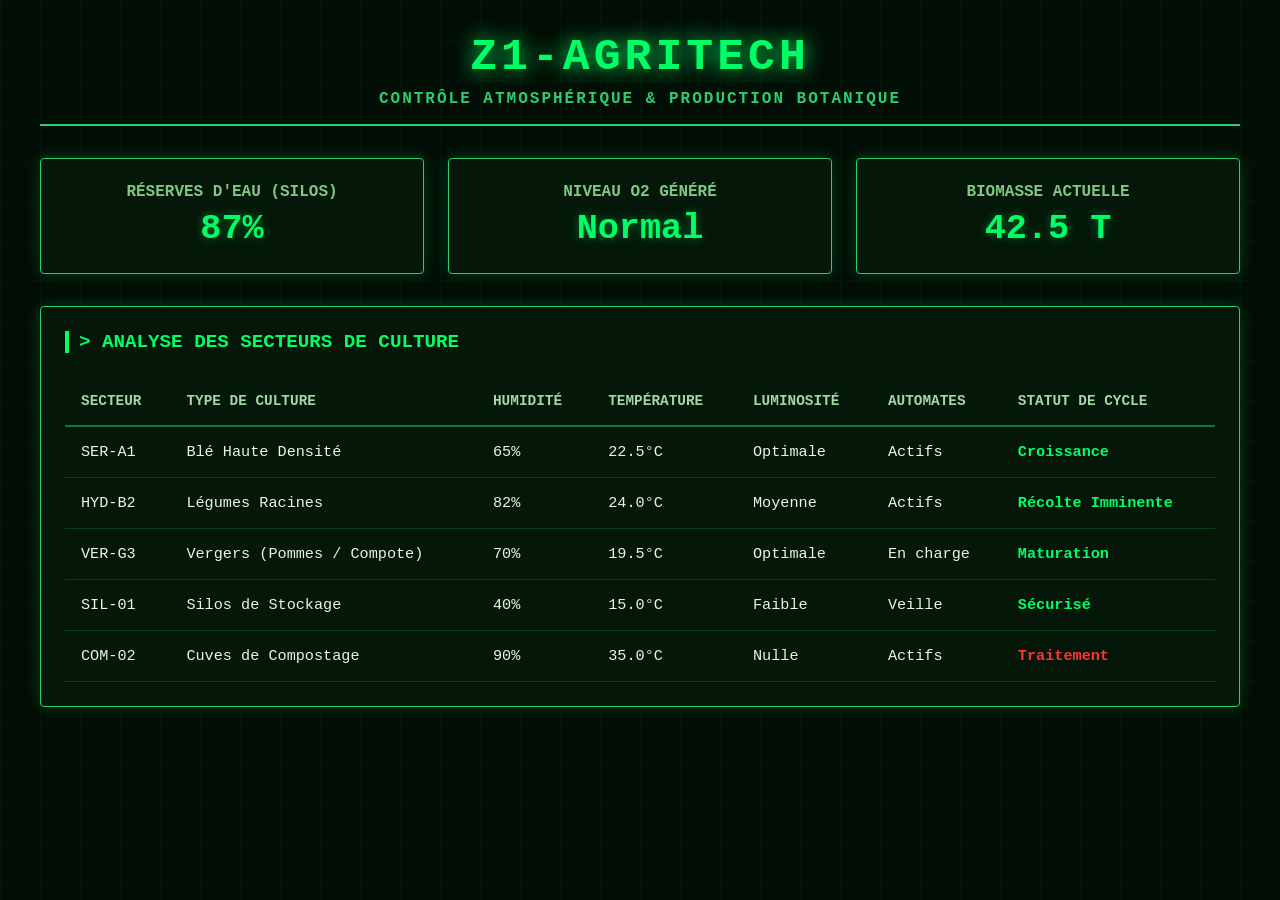
<file: var/lib/lxc/Z1-AgriTech/html/index.html>
<!DOCTYPE html>
<html lang="fr">
<head>
    <meta charset="UTF-8">
    <meta name="viewport" content="width=device-width, initial-scale=1.0">
    <title>Securitech | Z1-AgriTech</title>
    <style>
        :root {
            --bg-color: #030e06;
            --panel-bg: rgba(5, 25, 10, 0.85);
            --agri-green: #2ecc71;
            --agri-bright: #00ff66;
            --alert-red: #ff3333;
            --text-main: #e8f5e9;
            --border-glow: 0 0 15px rgba(0, 255, 102, 0.2);
        }

        * { box-sizing: border-box; margin: 0; padding: 0; }

        body {
            background-color: var(--bg-color);
            background-image: 
                linear-gradient(rgba(0, 255, 102, 0.03) 1px, transparent 1px),
                linear-gradient(90deg, rgba(0, 255, 102, 0.03) 1px, transparent 1px);
            background-size: 40px 40px;
            color: var(--text-main);
            font-family: 'Courier New', Courier, monospace;
            padding: 2rem;
            display: flex;
            flex-direction: column;
            align-items: center;
            min-height: 100vh;
        }

        .header {
            text-align: center;
            margin-bottom: 2rem;
            width: 100%;
            max-width: 1200px;
            border-bottom: 2px solid var(--agri-green);
            padding-bottom: 1rem;
            position: relative;
        }

        .header h1 {
            font-size: 2.8rem;
            color: var(--agri-bright);
            text-shadow: 0 0 20px var(--agri-bright);
            letter-spacing: 4px;
            text-transform: uppercase;
        }

        .header p {
            color: var(--agri-green);
            font-weight: bold;
            letter-spacing: 2px;
            margin-top: 0.5rem;
        }

        .stats-grid {
            display: grid;
            grid-template-columns: repeat(3, 1fr);
            gap: 1.5rem;
            width: 100%;
            max-width: 1200px;
            margin-bottom: 2rem;
        }

        .stat-box {
            background: var(--panel-bg);
            border: 1px solid var(--agri-green);
            padding: 1.5rem;
            text-align: center;
            border-radius: 4px;
            box-shadow: var(--border-glow);
        }

        .stat-box h3 {
            color: #81c784;
            font-size: 1rem;
            text-transform: uppercase;
            margin-bottom: 0.5rem;
        }

        .stat-box .value {
            font-size: 2.2rem;
            color: var(--agri-bright);
            font-weight: bold;
            text-shadow: 0 0 10px rgba(0, 255, 102, 0.4);
        }

        .panel {
            background: var(--panel-bg);
            border: 1px solid var(--agri-green);
            box-shadow: var(--border-glow);
            padding: 1.5rem;
            border-radius: 4px;
            width: 100%;
            max-width: 1200px;
        }

        .panel h2 {
            font-size: 1.2rem;
            color: var(--agri-bright);
            margin-bottom: 1.5rem;
            text-transform: uppercase;
            border-left: 4px solid var(--agri-bright);
            padding-left: 10px;
        }

        table {
            width: 100%;
            border-collapse: collapse;
            text-align: left;
        }

        th {
            color: #a5d6a7;
            padding: 1rem;
            border-bottom: 2px solid rgba(46, 204, 113, 0.5);
            text-transform: uppercase;
            font-size: 0.9rem;
        }

        td {
            padding: 1rem;
            border-bottom: 1px solid rgba(46, 204, 113, 0.2);
            font-size: 0.95rem;
        }

        tr:hover td {
            background: rgba(0, 255, 102, 0.05);
        }

        .status-ok { color: var(--agri-bright); font-weight: bold; }
        .status-warn { color: #f39c12; font-weight: bold; }
        .status-danger { color: var(--alert-red); font-weight: bold; animation: blink 2s infinite; }

        @keyframes blink {
            0%, 100% { opacity: 1; }
            50% { opacity: 0.5; }
        }
    </style>
</head>
<body>

    <div class="header">
        <h1>Z1-AgriTech</h1>
        <p>CONTRÔLE ATMOSPHÉRIQUE & PRODUCTION BOTANIQUE</p>
    </div>

    <div class="stats-grid">
        <div class="stat-box">
            <h3>Réserves d'Eau (Silos)</h3>
            <div class="value">87%</div>
        </div>
        <div class="stat-box">
            <h3>Niveau O2 Généré</h3>
            <div class="value">Normal</div>
        </div>
        <div class="stat-box">
            <h3>Biomasse Actuelle</h3>
            <div class="value">42.5 T</div>
        </div>
    </div>

    <div class="panel">
        <h2>> Analyse des Secteurs de Culture</h2>
        <table>
            <thead>
                <tr>
                    <th>Secteur</th>
                    <th>Type de Culture</th>
                    <th>Humidité</th>
                    <th>Température</th>
                    <th>Luminosité</th>
                    <th>Automates</th>
                    <th>Statut de Cycle</th>
                </tr>
            </thead>
            <tbody id="agri-table-body">
                <tr><td colspan="7" style="text-align:center;">Relevé des capteurs environnementaux en cours...</td></tr>
            </tbody>
        </table>
    </div>

    <script>
        function getStatusClass(status, temp) {
            const s = status.toLowerCase();
            const t = parseFloat(temp);
            if (s.includes('alerte') || t > 30 && !s.includes('compostage')) return 'status-danger';
            if (s.includes('attente') || s.includes('veille')) return 'status-warn';
            return 'status-ok';
        }

        fetch('agritech_data.csv')
            .then(response => {
                if (!response.ok) throw new Error("Capteurs hors-ligne (Fichier introuvable).");
                return response.text();
            })
            .then(data => {
                const rows = data.split('\n').filter(row => row.trim() !== '');
                const tbody = document.getElementById('agri-table-body');
                tbody.innerHTML = ''; 

                for (let i = 1; i < rows.length; i++) {
                    const columns = rows[i].split(',');
                    
                    if (columns.length === 7) {
                        const tr = document.createElement('tr');
                        
                        columns.forEach((col, index) => {
                            const td = document.createElement('td');
                            td.textContent = col.trim();
                            
                            // Colorisation dynamique basée sur le statut (col 6) et la température (col 3)
                            if (index === 6) {
                                td.className = getStatusClass(col.trim(), columns[3]);
                            }
                            tr.appendChild(td);
                        });
                        
                        tbody.appendChild(tr);
                    }
                }
            })
            .catch(error => {
                document.getElementById('agri-table-body').innerHTML = `<tr><td colspan="7" style="color:#ff3333; text-align:center;">Défaut Sonde : ${error.message}</td></tr>`;
            });
    </script>
</body>
</html>
</file>
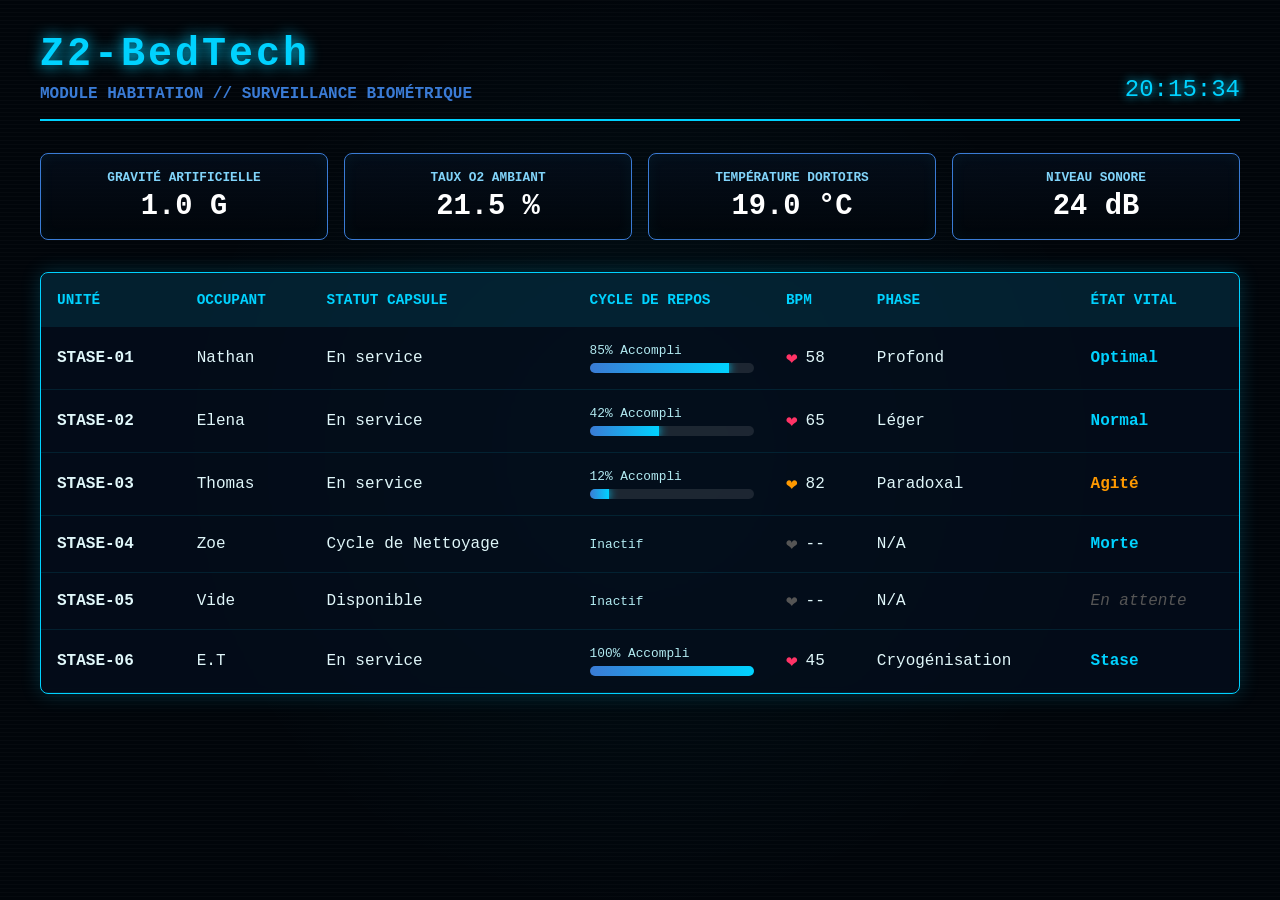
<file: var/lib/lxc/Z2-BedTech/html/index.html>
<!DOCTYPE html>
<html lang="fr">
<head>
    <meta charset="UTF-8">
    <meta name="viewport" content="width=device-width, initial-scale=1.0">
    <title>Securitech | Z2-BedTech</title>
    <style>
        :root {
            --bg-color: #01050a;
            --panel-bg: rgba(5, 15, 30, 0.7);
            --bed-blue: #00d2ff;
            --bed-dark: #3a7bd5;
            --alert-orange: #ff9900;
            --text-main: #e0f7fa;
            --border-glow: 0 0 20px rgba(0, 210, 255, 0.2);
        }

        * { box-sizing: border-box; margin: 0; padding: 0; }

        body {
            background-color: var(--bg-color);
            background-image: 
                radial-gradient(circle at 50% 50%, rgba(0, 210, 255, 0.05) 0%, transparent 60%),
                linear-gradient(rgba(255,255,255,0.02) 1px, transparent 1px);
            background-size: 100% 100%, 100% 4px;
            color: var(--text-main);
            font-family: 'Courier New', Courier, monospace;
            padding: 2rem;
            display: flex;
            flex-direction: column;
            align-items: center;
            min-height: 100vh;
        }

        .header {
            display: flex;
            justify-content: space-between;
            align-items: flex-end;
            width: 100%;
            max-width: 1200px;
            border-bottom: 2px solid var(--bed-blue);
            padding-bottom: 1rem;
            margin-bottom: 2rem;
        }

        .header-title h1 {
            font-size: 2.5rem;
            color: var(--bed-blue);
            text-shadow: 0 0 15px var(--bed-blue);
            letter-spacing: 3px;
        }

        .header-title p {
            color: var(--bed-dark);
            font-weight: bold;
            margin-top: 0.5rem;
        }

        .clock {
            font-size: 1.5rem;
            color: var(--bed-blue);
            text-align: right;
            text-shadow: 0 0 10px var(--bed-blue);
        }

        .env-stats {
            display: flex;
            gap: 1rem;
            width: 100%;
            max-width: 1200px;
            margin-bottom: 2rem;
        }

        .env-card {
            flex: 1;
            background: linear-gradient(180deg, var(--panel-bg) 0%, rgba(1,5,10,0.9) 100%);
            border: 1px solid var(--bed-dark);
            padding: 1rem;
            border-radius: 8px;
            text-align: center;
            box-shadow: inset 0 0 15px rgba(0, 210, 255, 0.05);
        }

        .env-card h3 { font-size: 0.8rem; color: #81d4fa; text-transform: uppercase; margin-bottom: 5px; }
        .env-card .val { font-size: 1.8rem; font-weight: bold; color: white; }

        .panel {
            background: var(--panel-bg);
            border: 1px solid var(--bed-blue);
            box-shadow: var(--border-glow);
            border-radius: 8px;
            width: 100%;
            max-width: 1200px;
            overflow: hidden;
            backdrop-filter: blur(5px);
        }

        table { width: 100%; border-collapse: collapse; text-align: left; }
        
        th {
            background: rgba(0, 210, 255, 0.1);
            color: var(--bed-blue);
            padding: 1.2rem 1rem;
            font-size: 0.9rem;
            text-transform: uppercase;
        }

        td {
            padding: 1rem;
            border-bottom: 1px solid rgba(0, 210, 255, 0.1);
            vertical-align: middle;
        }

        tr:hover td { background: rgba(0, 210, 255, 0.05); }

        /* --- Éléments avancés --- */
        
        /* Barre de progression du sommeil */
        .progress-container {
            width: 100%;
            background: rgba(255, 255, 255, 0.1);
            border-radius: 10px;
            height: 10px;
            overflow: hidden;
            position: relative;
            margin-top: 5px;
        }

        .progress-bar {
            height: 100%;
            background: linear-gradient(90deg, var(--bed-dark), var(--bed-blue));
            box-shadow: 0 0 10px var(--bed-blue);
            transition: width 1s ease-in-out;
        }
        
        .progress-text { font-size: 0.8rem; color: #b2ebf2; }

        /* Animation du rythme cardiaque */
        .bpm-container {
            display: flex;
            align-items: center;
            gap: 8px;
        }

        .heart {
            color: #ff3366;
            font-size: 1.2rem;
            animation: heartbeat 1.5s infinite;
        }

        .heart.agite { animation: heartbeat 0.8s infinite; color: var(--alert-orange); }
        .heart.flat { animation: none; color: #555; }

        @keyframes heartbeat {
            0% { transform: scale(1); }
            20% { transform: scale(1.2); }
            40% { transform: scale(1); }
            60% { transform: scale(1.1); }
            80% { transform: scale(1); }
            100% { transform: scale(1); }
        }

        .status-optimal { color: var(--bed-blue); font-weight: bold; }
        .status-agite { color: var(--alert-orange); font-weight: bold; }
        .status-offline { color: #555; font-style: italic; }
    </style>
</head>
<body>

    <div class="header">
        <div class="header-title">
            <h1>Z2-BedTech</h1>
            <p>MODULE HABITATION // SURVEILLANCE BIOMÉTRIQUE</p>
        </div>
        <div class="clock" id="ship-clock">00:00:00</div>
    </div>

    <div class="env-stats">
        <div class="env-card">
            <h3>Gravité Artificielle</h3>
            <div class="val">1.0 G</div>
        </div>
        <div class="env-card">
            <h3>Taux O2 Ambiant</h3>
            <div class="val">21.5 %</div>
        </div>
        <div class="env-card">
            <h3>Température Dortoirs</h3>
            <div class="val">19.0 °C</div>
        </div>
        <div class="env-card">
            <h3>Niveau Sonore</h3>
            <div class="val">24 dB</div>
        </div>
    </div>

    <div class="panel">
        <table>
            <thead>
                <tr>
                    <th>Unité</th>
                    <th>Occupant</th>
                    <th>Statut Capsule</th>
                    <th>Cycle de Repos</th>
                    <th>BPM</th>
                    <th>Phase</th>
                    <th>État Vital</th>
                </tr>
            </thead>
            <tbody id="bed-table-body">
                <tr><td colspan="7" style="text-align:center;">Initialisation des capteurs de stase...</td></tr>
            </tbody>
        </table>
    </div>

    <script>
        // Horloge du vaisseau
        function updateClock() {
            const now = new Date();
            document.getElementById('ship-clock').textContent = now.toLocaleTimeString('fr-FR');
        }
        setInterval(updateClock, 1000);
        updateClock();

        // Récupération et formatage des données
        fetch('bedtech_data.csv')
            .then(response => {
                if (!response.ok) throw new Error("Impossible de lire les données de stase.");
                return response.text();
            })
            .then(data => {
                const rows = data.split('\n').filter(row => row.trim() !== '');
                const tbody = document.getElementById('bed-table-body');
                tbody.innerHTML = ''; 

                for (let i = 1; i < rows.length; i++) {
                    const cols = rows[i].split(',');
                    
                    if (cols.length === 7) {
                        const tr = document.createElement('tr');
                        
                        // ID, Occupant, Statut
                        tr.innerHTML += `<td><strong>${cols[0]}</strong></td>`;
                        tr.innerHTML += `<td>${cols[1]}</td>`;
                        tr.innerHTML += `<td>${cols[2]}</td>`;
                        
                        // Cycle de repos (Barre de progression visuelle)
                        const cycle = parseInt(cols[3]) || 0;
                        const cycleHTML = cols[3] === '0' && cols[2] !== 'En service' ? 
                            `<span class="progress-text">Inactif</span>` :
                            `<div class="progress-text">${cycle}% Accompli</div>
                             <div class="progress-container">
                                <div class="progress-bar" style="width: ${cycle}%;"></div>
                             </div>`;
                        tr.innerHTML += `<td>${cycleHTML}</td>`;

                        // Rythme cardiaque (Animation dynamique)
                        const bpm = parseInt(cols[4]) || 0;
                        let heartClass = 'heart';
                        if (bpm === 0) heartClass += ' flat';
                        if (cols[6].trim().toLowerCase() === 'agité') heartClass += ' agite';
                        
                        const bpmDisplay = bpm > 0 ? `${bpm}` : '--';
                        tr.innerHTML += `<td>
                                            <div class="bpm-container">
                                                <span class="${heartClass}">❤</span> 
                                                <span>${bpmDisplay}</span>
                                            </div>
                                         </td>`;
                        
                        // Phase
                        tr.innerHTML += `<td>${cols[5]}</td>`;
                        
                        // État Vital
                        const etat = cols[6].trim().toLowerCase();
                        let etatClass = 'status-optimal';
                        if (etat === 'agité') etatClass = 'status-agite';
                        if (etat.includes('ligne') || etat.includes('attente')) etatClass = 'status-offline';
                        tr.innerHTML += `<td class="${etatClass}">${cols[6]}</td>`;

                        tbody.appendChild(tr);
                    }
                }
            })
            .catch(error => {
                document.getElementById('bed-table-body').innerHTML = `<tr><td colspan="7" style="color:#ff9900; text-align:center;">Défaut de liaison CSV : ${error.message}</td></tr>`;
            });
    </script>
</body>
</html>
</file>
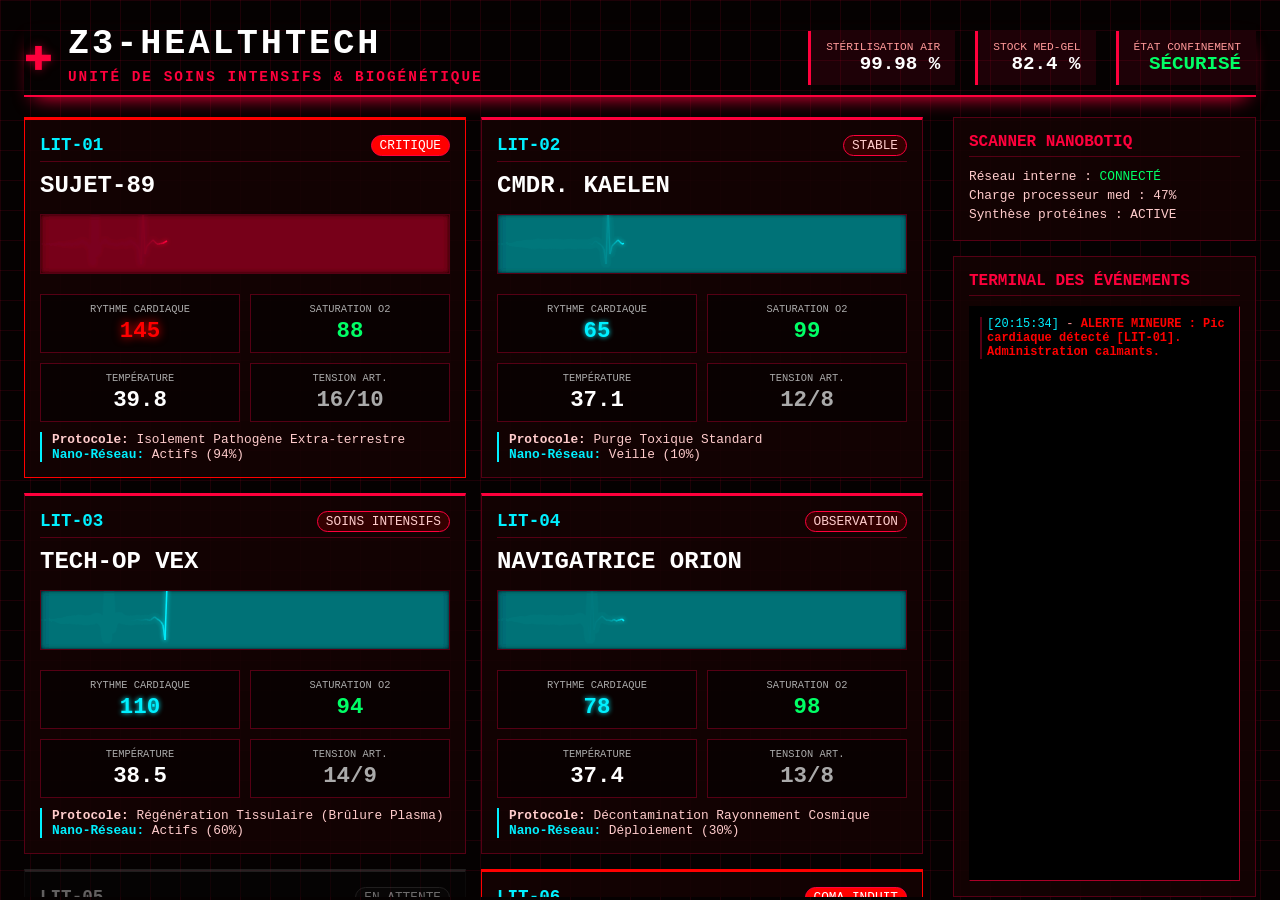
<file: var/lib/lxc/Z3-HealthTech/html/index.html>
<!DOCTYPE html>
<html lang="fr">
<head>
    <meta charset="UTF-8">
    <meta name="viewport" content="width=device-width, initial-scale=1.0">
    <title>Z3-HealthTech | Terminal Médical Principal</title>
    <style>
        :root {
            --bg-base: #050101;
            --panel-bg: rgba(20, 3, 3, 0.85);
            --border-main: #ff003c;
            --border-dim: #550014;
            --text-main: #ffcccc;
            --text-bright: #ffffff;
            --cyan-med: #00f0ff;
            --alert-red: #ff0000;
            --neon-glow: 0 0 10px rgba(255, 0, 60, 0.5);
            --grid-line: rgba(255, 0, 60, 0.1);
        }

        * { box-sizing: border-box; margin: 0; padding: 0; }

        body {
            background-color: var(--bg-base);
            background-image: 
                linear-gradient(var(--grid-line) 1px, transparent 1px),
                linear-gradient(90deg, var(--grid-line) 1px, transparent 1px);
            background-size: 30px 30px;
            color: var(--text-main);
            font-family: 'Consolas', 'Courier New', monospace;
            padding: 1.5rem;
            display: flex;
            flex-direction: column;
            height: 100vh;
            overflow: hidden;
        }

        /* En-tête globale */
        header {
            display: flex;
            justify-content: space-between;
            align-items: flex-end;
            border-bottom: 2px solid var(--border-main);
            padding-bottom: 10px;
            margin-bottom: 20px;
            box-shadow: 0 10px 20px -10px var(--border-main);
        }

        .logo-area { display: flex; align-items: center; gap: 15px; }
        .cross { font-size: 3rem; color: var(--border-main); text-shadow: var(--neon-glow); animation: heartbeat-logo 2s infinite; }
        .title h1 { color: var(--text-bright); font-size: 2.2rem; letter-spacing: 3px; text-transform: uppercase; margin-bottom: 5px; }
        .title p { color: var(--border-main); font-size: 0.9rem; font-weight: bold; letter-spacing: 2px; }
        
        .global-stats { display: flex; gap: 20px; text-align: right; }
        .stat-item { background: rgba(255, 0, 60, 0.1); padding: 10px 15px; border-left: 3px solid var(--border-main); }
        .stat-item span { display: block; font-size: 0.7rem; color: #ff9999; text-transform: uppercase; }
        .stat-item strong { font-size: 1.2rem; color: var(--text-bright); }

        /* Layout principal */
        .main-container {
            display: grid;
            grid-template-columns: 3fr 1fr;
            gap: 20px;
            height: calc(100vh - 120px);
        }

        /* Grille des patients */
        .patients-grid {
            display: grid;
            grid-template-columns: repeat(auto-fit, minmax(350px, 1fr));
            gap: 15px;
            overflow-y: auto;
            padding-right: 10px;
        }

        /* Pod individuel */
        .pod-card {
            background: var(--panel-bg);
            border: 1px solid var(--border-dim);
            border-top: 3px solid var(--border-main);
            position: relative;
            padding: 15px;
            display: flex;
            flex-direction: column;
            gap: 10px;
            transition: all 0.3s ease;
        }

        .pod-card:hover { border-color: var(--border-main); box-shadow: var(--neon-glow); }
        
        .pod-header { display: flex; justify-content: space-between; border-bottom: 1px solid var(--border-dim); padding-bottom: 5px; }
        .pod-id { color: var(--cyan-med); font-weight: bold; font-size: 1.1rem; }
        .pod-status { font-size: 0.8rem; padding: 2px 8px; background: #330000; border: 1px solid var(--border-main); border-radius: 12px; }

        .patient-name { font-size: 1.5rem; color: var(--text-bright); text-transform: uppercase; font-weight: bold; }
        
        .vitals-grid { display: grid; grid-template-columns: 1fr 1fr; gap: 10px; margin-top: 5px; }
        .vital-box { background: rgba(0,0,0,0.5); padding: 8px; border: 1px solid var(--border-dim); text-align: center; }
        .vital-label { font-size: 0.65rem; color: #aaa; text-transform: uppercase; display: block; margin-bottom: 3px; }
        .vital-value { font-size: 1.4rem; color: var(--text-bright); font-weight: bold; }
        .vital-value.bpm { color: var(--cyan-med); text-shadow: 0 0 5px var(--cyan-med); }
        .vital-value.oxy { color: #00ff66; }

        /* Conteneur Canvas ECG */
        .ecg-container {
            width: 100%;
            height: 60px;
            background: #000;
            border: 1px solid var(--border-dim);
            position: relative;
            margin: 5px 0;
            overflow: hidden;
        }
        
        canvas.ecg-canvas {
            width: 100%;
            height: 100%;
            display: block;
        }

        .treatment-info { font-size: 0.8rem; border-left: 2px solid var(--cyan-med); padding-left: 10px; margin-top: auto; }

        /* États d'urgence */
        .pod-card.critical { 
            border-color: var(--alert-red); 
            animation: pulse-red 1s infinite alternate; 
        }
        .pod-card.critical .pod-status { background: var(--alert-red); color: white; }
        .pod-card.critical .vital-value.bpm { color: var(--alert-red); text-shadow: 0 0 10px var(--alert-red); }
        .pod-card.empty { opacity: 0.5; filter: grayscale(100%); }

        /* Barre latérale (Logs & Analyse) */
        .sidebar { display: flex; flex-direction: column; gap: 15px; }
        
        .side-panel {
            background: var(--panel-bg);
            border: 1px solid var(--border-dim);
            padding: 15px;
            flex-grow: 1;
            display: flex;
            flex-direction: column;
        }
        .side-panel h3 { color: var(--border-main); font-size: 1rem; margin-bottom: 10px; border-bottom: 1px solid var(--border-dim); padding-bottom: 5px; }
        
        .terminal {
            background: #000; border: 1px inset var(--border-dim);
            padding: 10px; font-size: 0.75rem; color: #ff9999;
            flex-grow: 1; overflow-y: auto; display: flex; flex-direction: column; gap: 5px;
        }
        .log-entry { border-left: 2px solid var(--border-dim); padding-left: 5px; }
        .log-time { color: var(--cyan-med); }
        .log-warn { color: #ffcc00; }
        .log-err { color: var(--alert-red); font-weight: bold; }

        @keyframes heartbeat-logo { 0%, 100% { transform: scale(1); } 50% { transform: scale(1.1); } }
        @keyframes pulse-red { 0% { box-shadow: 0 0 5px rgba(255,0,0,0.2); } 100% { box-shadow: inset 0 0 20px rgba(255,0,0,0.3), 0 0 15px rgba(255,0,0,0.6); } }
        
        ::-webkit-scrollbar { width: 8px; }
        ::-webkit-scrollbar-track { background: var(--bg-base); }
        ::-webkit-scrollbar-thumb { background: var(--border-dim); }
        ::-webkit-scrollbar-thumb:hover { background: var(--border-main); }
    </style>
</head>
<body>

    <header>
        <div class="logo-area">
            <div class="cross">✚</div>
            <div class="title">
                <h1>Z3-HealthTech</h1>
                <p>UNITÉ DE SOINS INTENSIFS & BIOGÉNÉTIQUE</p>
            </div>
        </div>
        <div class="global-stats">
            <div class="stat-item"><span>Stérilisation Air</span><strong>99.98 %</strong></div>
            <div class="stat-item"><span>Stock Med-Gel</span><strong>82.4 %</strong></div>
            <div class="stat-item"><span>État Confinement</span><strong style="color:#00ff66;">SÉCURISÉ</strong></div>
        </div>
    </header>

    <div class="main-container">
        <div class="patients-grid" id="pods-container">
            <div style="grid-column: 1 / -1; text-align: center; padding: 50px;">
                <h2 style="color: var(--cyan-med);">DÉCRYPTAGE DES TRANSMISSIONS BIOMÉTRIQUES...</h2>
            </div>
        </div>

        <div class="sidebar">
            <div class="side-panel" style="flex-grow: 0;">
                <h3>SCANNER NANOBOTIQ</h3>
                <div style="font-size: 0.8rem; line-height: 1.5;">
                    Réseau interne : <span style="color:#00ff66;">CONNECTÉ</span><br>
                    Charge processeur med : 47%<br>
                    Synthèse protéines : ACTIVE
                </div>
            </div>
            
            <div class="side-panel">
                <h3>TERMINAL DES ÉVÉNEMENTS</h3>
                <div class="terminal" id="medical-logs"></div>
            </div>
        </div>
    </div>

    <script>
        // --- CLASSE DE RENDU ECG EN TEMPS RÉEL SUR CANVAS ---
        class ECGMonitor {
            constructor(canvasId, bpmElementId, color) {
                this.canvas = document.getElementById(canvasId);
                this.ctx = this.canvas.getContext('2d');
                this.bpmElement = document.getElementById(bpmElementId);
                this.color = color;
                
                // Ajuster la résolution interne du canvas pour la netteté
                this.canvas.width = this.canvas.clientWidth;
                this.canvas.height = this.canvas.clientHeight;

                this.x = 0;
                this.y = this.canvas.height / 2;
                
                // Tracé d'un pic QRS typique (Onde P, Pic QRS, Onde T)
                this.qrsPattern = [
                    -2, -3, -1, 0, 2,  // Onde P
                    5, 20, -35, 10, 2, // Complexe QRS (le grand pic)
                    0, -2, -4, -2, 0   // Onde T
                ];
                
                this.speed = 2; // Vitesse de balayage
                this.lastBeatTime = Date.now();
                this.isDrawingBeat = false;
                this.beatIndex = 0;

                this.drawLoop = this.drawLoop.bind(this);
                requestAnimationFrame(this.drawLoop);
            }

            drawLoop() {
                // Créer l'effet de traînée "phosphorescente" en ne peignant pas complètement en noir
                this.ctx.fillStyle = 'rgba(5, 1, 1, 0.1)';
                this.ctx.fillRect(0, 0, this.canvas.width, this.canvas.height);

                let currentBPM = parseInt(this.bpmElement.innerText) || 0;
                let beatInterval = currentBPM > 0 ? (60 / currentBPM) * 1000 : Infinity;
                
                this.ctx.beginPath();
                this.ctx.moveTo(this.x, this.y);

                this.x += this.speed;

                // Si on arrive au bout de l'écran, on recommence à gauche
                if (this.x >= this.canvas.width) {
                    this.x = 0;
                    // Dessine une barre noire propre pour effacer l'ancienne ligne devant le curseur
                    this.ctx.fillStyle = '#000';
                    this.ctx.fillRect(this.x, 0, 10, this.canvas.height);
                }

                // Déclencher un battement si le délai est écoulé
                if (currentBPM > 0 && !this.isDrawingBeat && (Date.now() - this.lastBeatTime) > beatInterval) {
                    this.isDrawingBeat = true;
                    this.beatIndex = 0;
                    this.lastBeatTime = Date.now();
                }

                let targetY = this.canvas.height / 2;

                // Dessiner le pic QRS
                if (this.isDrawingBeat) {
                    targetY += this.qrsPattern[this.beatIndex];
                    this.beatIndex++;
                    if (this.beatIndex >= this.qrsPattern.length) {
                        this.isDrawingBeat = false;
                    }
                } else if (currentBPM > 0) {
                    // Léger bruit de fond pour un effet de capteur organique
                    targetY += (Math.random() - 0.5) * 2;
                } // Si BPM = 0, on garde la ligne parfaitement droite au centre

                this.y = targetY;
                
                // Style de la ligne
                this.ctx.lineTo(this.x, this.y);
                this.ctx.strokeStyle = this.color;
                this.ctx.lineWidth = 1.5;
                this.ctx.shadowBlur = 4;
                this.ctx.shadowColor = this.color;
                this.ctx.stroke();

                requestAnimationFrame(this.drawLoop);
            }
        }

        // --- GÉNÉRATION DU HTML ---
        function buildPodHTML(patient) {
            const isEmpty = patient.patient.toLowerCase() === 'vide';
            const isCritical = parseInt(patient.gravite) >= 4 || patient.statut.toLowerCase() === 'critique';
            
            let classes = 'pod-card';
            if (isEmpty) classes += ' empty';
            if (isCritical) classes += ' critical';

            const bpmDisplay = isEmpty ? '00' : `<span class="dyn-bpm" id="bpm-${patient.id}" data-base="${patient.bpm}">${patient.bpm}</span>`;
            const spo2Display = isEmpty ? '00' : `<span class="dyn-spo2" data-base="${patient.spo2}">${patient.spo2}</span>`;
            const tempDisplay = isEmpty ? '00.0' : `<span class="dyn-temp" data-base="${patient.temp}">${patient.temp}</span>`;

            return `
                <div class="${classes}">
                    <div class="pod-header">
                        <span class="pod-id">${patient.id}</span>
                        <span class="pod-status">${patient.statut}</span>
                    </div>
                    <div class="patient-name">${patient.patient}</div>
                    
                    <div class="ecg-container">
                        <canvas class="ecg-canvas" id="canvas-${patient.id}"></canvas>
                    </div>

                    <div class="vitals-grid">
                        <div class="vital-box">
                            <span class="vital-label">Rythme Cardiaque</span>
                            <span class="vital-value bpm">${bpmDisplay}</span>
                        </div>
                        <div class="vital-box">
                            <span class="vital-label">Saturation O2</span>
                            <span class="vital-value oxy">${spo2Display}</span>
                        </div>
                        <div class="vital-box">
                            <span class="vital-label">Température</span>
                            <span class="vital-value">${tempDisplay}</span>
                        </div>
                        <div class="vital-box">
                            <span class="vital-label">Tension Art.</span>
                            <span class="vital-value" style="color:#aaa;">${patient.tension}</span>
                        </div>
                    </div>
                    
                    <div class="treatment-info">
                        <strong>Protocole:</strong> ${patient.traitement}<br>
                        <strong style="color:var(--cyan-med);">Nano-Réseau:</strong> ${patient.nanobots}
                    </div>
                </div>
            `;
        }

        // --- CHARGEMENT DES DONNÉES ET INITIALISATION ---
        fetch('healthtech_data.csv')
            .then(res => {
                if (!res.ok) throw new Error("Erreur de liaison réseau avec la baie médicale.");
                return res.text();
            })
            .then(csv => {
                const lines = csv.split('\n').filter(l => l.trim().length > 0);
                const container = document.getElementById('pods-container');
                container.innerHTML = ''; 

                let patients = [];

                for (let i = 1; i < lines.length; i++) {
                    const data = lines[i].split(',');
                    if (data.length >= 10) {
                        const p = {
                            id: data[0].trim(), patient: data[1].trim(), statut: data[2].trim(),
                            bpm: data[3].trim(), spo2: data[4].trim(), temp: data[5].trim(),
                            tension: data[6].trim(), traitement: data[7].trim(), 
                            nanobots: data[8].trim(), gravite: data[9].trim()
                        };
                        patients.push(p);
                        container.innerHTML += buildPodHTML(p);
                    }
                }

                // Une fois le HTML injecté, on lance la simulation et on accroche un canvas ECG par patient
                startLiveSimulation();
                
                patients.forEach(p => {
                    const isEmpty = p.patient.toLowerCase() === 'vide';
                    const isCritical = parseInt(p.gravite) >= 4 || p.statut.toLowerCase() === 'critique';
                    
                    // Couleur de l'ECG : Rouge si critique, Gris si vide, Cyan pour le reste
                    const ecgColor = isEmpty ? '#333' : (isCritical ? '#ff003c' : '#00f0ff');
                    
                    // Initialiser le moteur graphique pour ce lit
                    new ECGMonitor(`canvas-${p.id}`, `bpm-${p.id}`, ecgColor);
                });
            })
            .catch(err => {
                document.getElementById('pods-container').innerHTML = `<h2 style="color:var(--alert-red); padding:50px;">ERREUR FATALE : ${err.message}</h2>`;
            });

        // --- SIMULATION DES NOMBRES ---
        function startLiveSimulation() {
            setInterval(() => {
                document.querySelectorAll('.dyn-bpm').forEach(el => {
                    let base = parseInt(el.getAttribute('data-base'));
                    let variation = Math.floor(Math.random() * 5) - 2; 
                    el.innerText = base > 0 ? base + variation : 0;
                });
                document.querySelectorAll('.dyn-spo2').forEach(el => {
                    let base = parseInt(el.getAttribute('data-base'));
                    let variation = Math.floor(Math.random() * 3) - 1; 
                    let current = base + variation;
                    el.innerText = current > 100 ? 100 : current;
                });
                document.querySelectorAll('.dyn-temp').forEach(el => {
                    let base = parseFloat(el.getAttribute('data-base'));
                    let variation = (Math.random() * 0.2 - 0.1).toFixed(1); 
                    el.innerText = base > 0 ? (base + parseFloat(variation)).toFixed(1) : "0.0";
                });
            }, 2000);
        }

        // --- TERMINAL DE LOGS ---
        const terminal = document.getElementById('medical-logs');
        const logEvents = [
            "Ajustement du mélange O2/Azote dans la baie principale.",
            "Analyse sanguine terminée pour le Cmdr. Kaelen.",
            "<span class='log-warn'>Avertissement : Baisse de pression dans le circuit fluide 4.</span>",
            "Cycle de stérilisation ultraviolet complété.",
            "Nanobots médicaux ont terminé la phase de réparation tissulaire.",
            "<span class='log-err'>ALERTE MINEURE : Pic cardiaque détecté [LIT-01]. Administration calmants.</span>",
            "Mise à jour du dossier médical synchronisée avec le Serveur Central.",
            "Diagnostic IA : Aucune mutation virale détectée sur les cycles récents."
        ];

        function addLog() {
            const time = new Date().toLocaleTimeString('fr-FR');
            const randomEvent = logEvents[Math.floor(Math.random() * logEvents.length)];
            const div = document.createElement('div');
            div.className = 'log-entry';
            div.innerHTML = `<span class="log-time">[${time}]</span> - ${randomEvent}`;
            terminal.appendChild(div);
            terminal.scrollTop = terminal.scrollHeight;
        }

        addLog();
        setInterval(addLog, Math.random() * 6000 + 4000);
    </script>
</body>
</html>
</file>
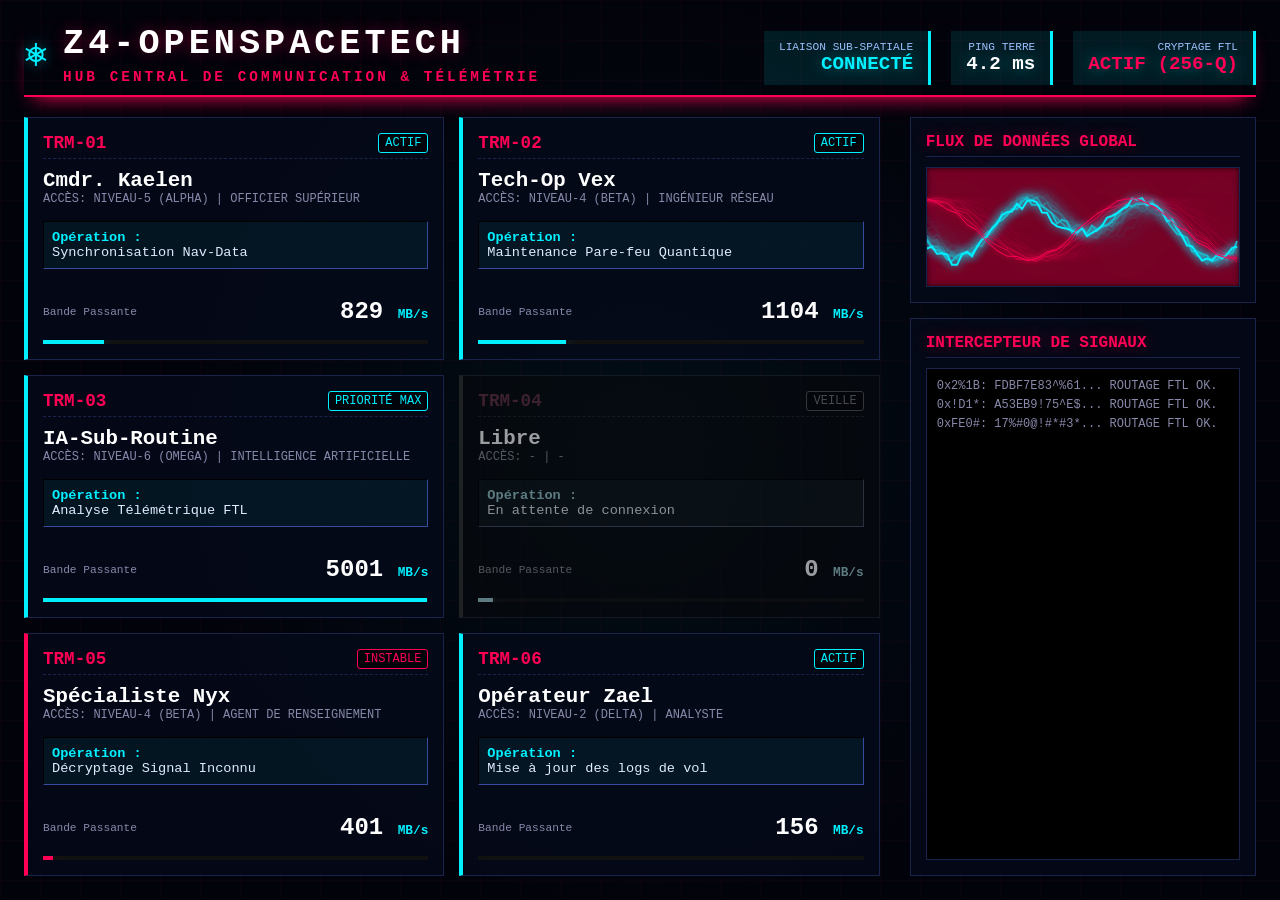
<file: var/lib/lxc/Z4-OpenSpaceTech/html/index.html>
<!DOCTYPE html>
<html lang="fr">
<head>
    <meta charset="UTF-8">
    <meta name="viewport" content="width=device-width, initial-scale=1.0">
    <title>Z4-OpenSpaceTech | Hub de Communication</title>
    <style>
        :root {
            --bg-base: #02020a;
            --panel-bg: rgba(5, 10, 25, 0.85);
            --neon-magenta: #ff0055;
            --neon-cyan: #00f0ff;
            --text-main: #e0eaff;
            --border-dim: #1a234c;
            --glow-magenta: 0 0 15px rgba(255, 0, 85, 0.4);
            --glow-cyan: 0 0 15px rgba(0, 240, 255, 0.4);
        }

        * { box-sizing: border-box; margin: 0; padding: 0; }

        body {
            background-color: var(--bg-base);
            background-image: 
                radial-gradient(circle at 50% 50%, rgba(0, 240, 255, 0.05) 0%, transparent 60%),
                linear-gradient(rgba(255, 0, 85, 0.03) 1px, transparent 1px),
                linear-gradient(90deg, rgba(255, 0, 85, 0.03) 1px, transparent 1px);
            background-size: 100% 100%, 40px 40px, 40px 40px;
            color: var(--text-main);
            font-family: 'Consolas', 'Courier New', monospace;
            padding: 1.5rem;
            display: flex;
            flex-direction: column;
            height: 100vh;
            overflow: hidden;
        }

        /* --- HEADER --- */
        header {
            display: flex;
            justify-content: space-between;
            align-items: flex-end;
            border-bottom: 2px solid var(--neon-magenta);
            padding-bottom: 10px;
            margin-bottom: 20px;
            box-shadow: 0 10px 20px -10px var(--neon-magenta);
        }

        .logo-area { display: flex; align-items: center; gap: 15px; }
        .node-icon { 
            font-size: 2.5rem; color: var(--neon-cyan); 
            text-shadow: var(--glow-cyan);
            animation: spin 4s linear infinite; 
        }
        .title h1 { color: #fff; font-size: 2.2rem; letter-spacing: 4px; text-transform: uppercase; margin-bottom: 5px; text-shadow: var(--glow-magenta); }
        .title p { color: var(--neon-magenta); font-size: 0.9rem; font-weight: bold; letter-spacing: 3px; }
        
        .global-stats { display: flex; gap: 20px; text-align: right; }
        .stat-item { background: rgba(0, 240, 255, 0.1); padding: 10px 15px; border-right: 3px solid var(--neon-cyan); }
        .stat-item span { display: block; font-size: 0.7rem; color: #a0c0ff; text-transform: uppercase; }
        .stat-item strong { font-size: 1.2rem; color: #fff; text-shadow: var(--glow-cyan); }

        /* --- LAYOUT PRINCIPAL --- */
        .main-container {
            display: grid;
            grid-template-columns: 2.5fr 1fr;
            gap: 20px;
            height: calc(100vh - 120px);
        }

        /* --- TERMINAUX --- */
        .terminals-grid {
            display: grid;
            grid-template-columns: repeat(auto-fit, minmax(300px, 1fr));
            gap: 15px;
            overflow-y: auto;
            padding-right: 10px;
        }

        .terminal-card {
            background: var(--panel-bg);
            border: 1px solid var(--border-dim);
            border-left: 4px solid var(--neon-cyan);
            padding: 15px;
            display: flex;
            flex-direction: column;
            gap: 10px;
            transition: all 0.3s;
            position: relative;
        }

        .terminal-card:hover { border-color: var(--neon-cyan); box-shadow: var(--glow-cyan); transform: translateX(5px); }
        
        .term-header { display: flex; justify-content: space-between; border-bottom: 1px dashed var(--border-dim); padding-bottom: 5px; }
        .term-id { color: var(--neon-magenta); font-weight: bold; font-size: 1.1rem; }
        .term-status { font-size: 0.75rem; padding: 2px 6px; background: rgba(0,0,0,0.5); border: 1px solid var(--neon-cyan); border-radius: 3px; color: var(--neon-cyan); }

        .user-name { font-size: 1.3rem; color: #fff; font-weight: bold; }
        .user-rank { font-size: 0.75rem; color: #88a; text-transform: uppercase; }

        .task-box { background: rgba(0, 240, 255, 0.05); padding: 8px; border: 1px inset var(--border-dim); font-size: 0.85rem; margin-top: 5px; }
        .task-box strong { color: var(--neon-cyan); }

        .bandwidth-display { margin-top: auto; display: flex; justify-content: space-between; align-items: center; }
        .bw-value { font-size: 1.5rem; font-weight: bold; color: #fff; }
        
        /* Barres de chargement dynamiques */
        .data-bar-container { width: 100%; height: 4px; background: #111; margin-top: 5px; overflow: hidden; position: relative; }
        .data-bar { height: 100%; background: var(--neon-cyan); box-shadow: var(--glow-cyan); width: 0%; transition: width 0.5s ease; }

        /* États Spéciaux */
        .terminal-card.empty { border-left-color: #333; opacity: 0.6; filter: grayscale(80%); }
        .terminal-card.empty .term-status { border-color: #555; color: #777; }
        .terminal-card.unstable { border-left-color: var(--neon-magenta); animation: glitch 0.5s infinite alternate; }
        .terminal-card.unstable .data-bar { background: var(--neon-magenta); box-shadow: var(--glow-magenta); }
        .terminal-card.unstable .term-status { color: var(--neon-magenta); border-color: var(--neon-magenta); }

        /* --- SIDEBAR --- */
        .sidebar { display: flex; flex-direction: column; gap: 15px; }
        
        .side-panel { background: var(--panel-bg); border: 1px solid var(--border-dim); padding: 15px; display: flex; flex-direction: column; }
        .side-panel h3 { color: var(--neon-magenta); font-size: 1rem; margin-bottom: 10px; border-bottom: 1px solid var(--border-dim); padding-bottom: 5px; text-shadow: var(--glow-magenta); }

        /* Graphique Réseau */
        .net-graph-container { width: 100%; height: 120px; background: #000; border: 1px solid var(--border-dim); position: relative; }
        canvas#networkCanvas { width: 100%; height: 100%; display: block; }

        /* Console de décryptage */
        .comms-log {
            background: #000; border: 1px solid var(--border-dim);
            padding: 10px; font-size: 0.75rem; color: #88a;
            flex-grow: 1; overflow-y: auto; display: flex; flex-direction: column; gap: 5px;
        }
        .log-line { font-family: 'Courier New', monospace; word-break: break-all; }
        .log-highlight { color: var(--neon-cyan); font-weight: bold; }
        .log-alert { color: var(--neon-magenta); font-weight: bold; }

        @keyframes spin { 100% { transform: rotate(360deg); } }
        @keyframes glitch { 
            0% { transform: translate(0) } 
            20% { transform: translate(-2px, 1px) } 
            40% { transform: translate(1px, -1px) } 
            60% { transform: translate(0) } 
            100% { transform: translate(0) } 
        }
        
        ::-webkit-scrollbar { width: 6px; }
        ::-webkit-scrollbar-track { background: var(--bg-base); }
        ::-webkit-scrollbar-thumb { background: var(--border-dim); }
        ::-webkit-scrollbar-thumb:hover { background: var(--neon-cyan); }
    </style>
</head>
<body>

    <header>
        <div class="logo-area">
            <div class="node-icon">⎈</div>
            <div class="title">
                <h1>Z4-OpenSpaceTech</h1>
                <p>HUB CENTRAL DE COMMUNICATION & TÉLÉMÉTRIE</p>
            </div>
        </div>
        <div class="global-stats">
            <div class="stat-item"><span>Liaison Sub-Spatiale</span><strong style="color:var(--neon-cyan);">CONNECTÉ</strong></div>
            <div class="stat-item"><span>Ping Terre</span><strong>4.2 ms</strong></div>
            <div class="stat-item"><span>Cryptage FTL</span><strong style="color:var(--neon-magenta);">ACTIF (256-Q)</strong></div>
        </div>
    </header>

    <div class="main-container">
        <!-- Grille des terminaux générée par JS -->
        <div class="terminals-grid" id="terminals-container">
            <div style="grid-column: 1 / -1; text-align: center; padding: 50px;">
                <h2 style="color: var(--neon-cyan);">RECHERCHE DES NŒUDS DE COMMUNICATION...</h2>
            </div>
        </div>

        <div class="sidebar">
            <!-- Radar réseau Canvas -->
            <div class="side-panel" style="flex: 0 0 180px;">
                <h3>FLUX DE DONNÉES GLOBAL</h3>
                <div class="net-graph-container">
                    <canvas id="networkCanvas"></canvas>
                </div>
            </div>
            
            <!-- Logs type Matrix / Décryptage -->
            <div class="side-panel" style="flex-grow: 1;">
                <h3>INTERCEPTEUR DE SIGNAUX</h3>
                <div class="comms-log" id="comms-log"></div>
            </div>
        </div>
    </div>

    <script>
        // --- CHARGEMENT DU CSV ET GÉNÉRATION HTML ---
        fetch('openspacetech_data.csv')
            .then(res => {
                if (!res.ok) throw new Error("Erreur de liaison réseau avec les serveurs Z4.");
                return res.text();
            })
            .then(csv => {
                const lines = csv.split('\n').filter(l => l.trim().length > 0);
                const container = document.getElementById('terminals-container');
                container.innerHTML = ''; 

                for (let i = 1; i < lines.length; i++) {
                    const data = lines[i].split(',');
                    if (data.length >= 7) {
                        const t = {
                            id: data[0].trim(), user: data[1].trim(), rank: data[2].trim(),
                            task: data[3].trim(), bw: data[4].trim(), status: data[5].trim(),
                            security: data[6].trim()
                        };
                        
                        const isEmpty = t.user.toLowerCase() === 'libre';
                        const isUnstable = t.status.toLowerCase() === 'instable';
                        
                        let classes = 'terminal-card';
                        if (isEmpty) classes += ' empty';
                        if (isUnstable) classes += ' unstable';

                        const bwDisplay = isEmpty ? '0' : `<span class="dyn-bw" data-base="${t.bw}">${t.bw}</span>`;

                        const html = `
                            <div class="${classes}">
                                <div class="term-header">
                                    <span class="term-id">${t.id}</span>
                                    <span class="term-status">${t.status}</span>
                                </div>
                                <div>
                                    <div class="user-name">${t.user}</div>
                                    <div class="user-rank">Accès: ${t.security} | ${t.rank}</div>
                                </div>
                                <div class="task-box">
                                    <strong>Opération :</strong><br>${t.task}
                                </div>
                                <div class="bandwidth-display">
                                    <span style="font-size:0.7rem; color:#88a;">Bande Passante</span>
                                    <div class="bw-value">${bwDisplay} <span style="font-size:0.8rem; color:var(--neon-cyan);">MB/s</span></div>
                                </div>
                                <div class="data-bar-container">
                                    <div class="data-bar dyn-bar" data-base="${t.bw}"></div>
                                </div>
                            </div>
                        `;
                        container.innerHTML += html;
                    }
                }
                startLiveSimulation();
                initNetworkCanvas();
            })
            .catch(err => {
                document.getElementById('terminals-container').innerHTML = `<h2 style="color:var(--neon-magenta); padding:50px;">ERREUR : ${err.message}</h2>`;
            });

        // --- SIMULATION DES DONNÉES (JavaScript) ---
        function startLiveSimulation() {
            // Fluctuation de la bande passante et des barres
            setInterval(() => {
                document.querySelectorAll('.dyn-bw').forEach((el, index) => {
                    let base = parseInt(el.getAttribute('data-base'));
                    if (base > 0) {
                        // Variation de -10% à +15%
                        let variation = Math.floor(base * (Math.random() * 0.25 - 0.1)); 
                        let current = base + variation;
                        el.innerText = current;
                        
                        // Met à jour la barre de chargement correspondante
                        let bars = document.querySelectorAll('.dyn-bar');
                        if(bars[index]) {
                            // Calcul d'un pourcentage factice basé sur une max théorique (6000)
                            let pct = Math.min(100, (current / 6000) * 100 * (Math.random() * 1.5 + 0.5));
                            if (current > 5000) pct = 95 + Math.random() * 5; // L'IA sature la ligne
                            bars[index].style.width = pct + '%';
                        }
                    }
                });
            }, 800);
        }

        // --- CANVAS : GRAPHIQUE RÉSEAU MULTI-LIGNES ---
        function initNetworkCanvas() {
            const canvas = document.getElementById('networkCanvas');
            const ctx = canvas.getContext('2d');
            canvas.width = canvas.clientWidth;
            canvas.height = canvas.clientHeight;

            let time = 0;
            
            function draw() {
                // Effet de traînée pour l'oscillation
                ctx.fillStyle = 'rgba(0, 0, 0, 0.15)';
                ctx.fillRect(0, 0, canvas.width, canvas.height);

                // Ligne de flux principal (Cyan)
                ctx.beginPath();
                for(let i = 0; i < canvas.width; i += 5) {
                    let noise = (Math.random() - 0.5) * 10;
                    let y = (canvas.height / 2) + Math.sin(i * 0.05 + time) * 20 + Math.cos(i * 0.02 - time) * 15 + noise;
                    if(i === 0) ctx.moveTo(i, y);
                    else ctx.lineTo(i, y);
                }
                ctx.strokeStyle = '#00f0ff';
                ctx.lineWidth = 2;
                ctx.shadowBlur = 10;
                ctx.shadowColor = '#00f0ff';
                ctx.stroke();

                // Ligne de flux de cryptage (Magenta)
                ctx.beginPath();
                for(let i = 0; i < canvas.width; i += 10) {
                    let y = (canvas.height / 2) + Math.cos(i * 0.03 + time * 1.5) * 30 + (Math.random() * 5);
                    if(i === 0) ctx.moveTo(i, y);
                    else ctx.lineTo(i, y);
                }
                ctx.strokeStyle = '#ff0055';
                ctx.lineWidth = 1;
                ctx.shadowBlur = 5;
                ctx.shadowColor = '#ff0055';
                ctx.stroke();

                time += 0.1;
                requestAnimationFrame(draw);
            }
            draw();
        }

        // --- GÉNÉRATEUR DE LOGS DE DÉCRYPTAGE ---
        const commsLog = document.getElementById('comms-log');
        const hexChars = "0123456789ABCDEF!@#$%^&*";
        
        function generateRandomString(length) {
            let result = '';
            for(let i=0; i<length; i++) result += hexChars.charAt(Math.floor(Math.random() * hexChars.length));
            return result;
        }

        function addLogLine() {
            const div = document.createElement('div');
            div.className = 'log-line';
            
            const rand = Math.random();
            let text = "";
            
            if (rand > 0.9) {
                text = `<span class="log-alert">>> TENTATIVE INTRUSION DÉTECTÉE SUR PORT ${Math.floor(Math.random()*9000+1000)} <<</span>`;
            } else if (rand > 0.7) {
                text = `Décryptage paquet [${generateRandomString(8)}] : <span class="log-highlight">SUCCÈS</span>`;
            } else {
                text = `0x${generateRandomString(4)}: ${generateRandomString(12)}... ROUTAGE FTL OK.`;
            }

            div.innerHTML = text;
            commsLog.appendChild(div);
            
            // Garder seulement les 50 dernières lignes
            if(commsLog.childElementCount > 50) {
                commsLog.removeChild(commsLog.firstChild);
            }
            
            commsLog.scrollTop = commsLog.scrollHeight;
            
            // Prochaine ligne entre 50ms et 1000ms
            setTimeout(addLogLine, Math.random() * 950 + 50);
        }
        addLogLine();
    </script>
</body>
</html>
</file>
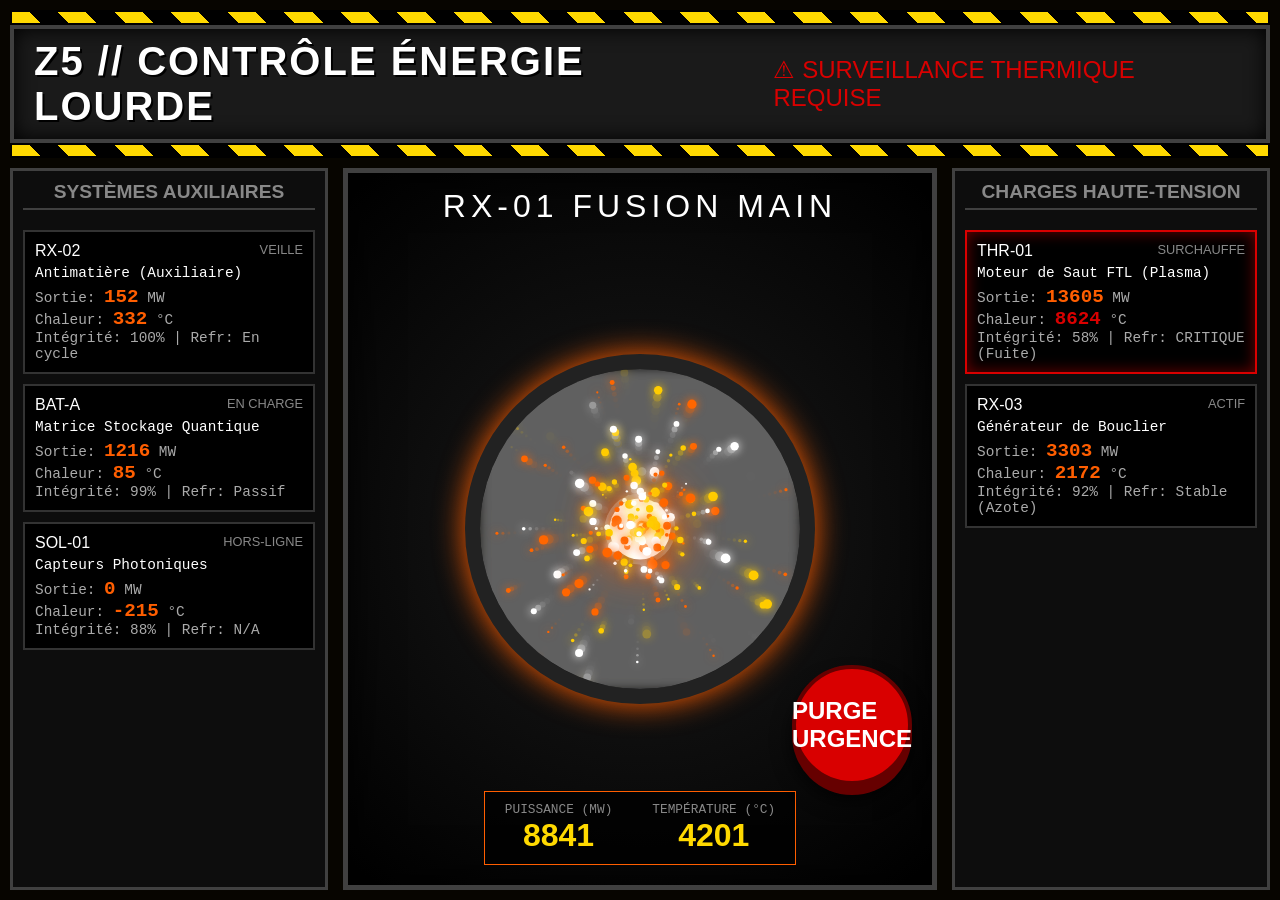
<file: var/lib/lxc/Z5-EnergyTech/html/index.html>
<!DOCTYPE html>
<html lang="fr">
<head>
    <meta charset="UTF-8">
    <meta name="viewport" content="width=device-width, initial-scale=1.0">
    <title>Z5-EnergyTech | CONSOLE INGÉNIERIE LOURDE</title>
    <style>
        :root {
            --bg-dark: #070500;
            --ind-yellow: #ffd900;
            --ind-orange: #ff5e00;
            --ind-red: #d90000;
            --panel-gray: #1a1a1a;
            --border-metal: #404040;
            --text-bright: #ffffff;
        }

        * { box-sizing: border-box; margin: 0; padding: 0; }

        body {
            background-color: var(--bg-dark);
            color: var(--ind-yellow);
            font-family: 'Arial Black', Impact, sans-serif; /* Police très industrielle/épaisse */
            padding: 10px;
            height: 100vh;
            display: flex;
            flex-direction: column;
            overflow: hidden;
        }

        /* Bandes de danger industrielles (Jaune/Noir) */
        .danger-tape {
            background: repeating-linear-gradient(
                45deg,
                var(--ind-yellow),
                var(--ind-yellow) 20px,
                #000000 20px,
                #000000 40px
            );
            height: 15px;
            width: 100%;
            border: 2px solid #000;
        }

        /* --- HEADER MASSIF --- */
        header {
            background: var(--panel-gray);
            border: 4px solid var(--border-metal);
            display: flex;
            justify-content: space-between;
            align-items: center;
            padding: 10px 20px;
            box-shadow: inset 0 0 20px #000;
        }
        
        header h1 { font-size: 2.5rem; letter-spacing: 2px; color: #fff; text-shadow: 2px 2px 0 #000; margin: 0; }
        .sys-warning { color: var(--ind-red); animation: blink 1s infinite; font-size: 1.5rem; }

        /* --- LAYOUT CENTRAL : CONSOLE DE COMMANDE --- */
        .control-room {
            display: flex;
            flex-grow: 1;
            margin-top: 10px;
            gap: 15px;
        }

        /* Colonnes latérales (Systèmes secondaires) */
        .side-rack {
            flex: 1;
            background: #0d0d0d;
            border: 3px solid var(--border-metal);
            display: flex;
            flex-direction: column;
            padding: 10px;
            gap: 10px;
            overflow-y: auto;
        }

        .side-rack h2 {
            font-size: 1.2rem; text-align: center; border-bottom: 2px solid var(--border-metal);
            padding-bottom: 5px; margin-bottom: 10px; color: #888;
        }

        /* Module Secondaire */
        .aux-module {
            background: #000;
            border: 2px solid #333;
            padding: 10px;
            position: relative;
        }
        .aux-module.danger { border-color: var(--ind-red); box-shadow: inset 0 0 15px rgba(217,0,0,0.5); }
        .aux-title { font-size: 1rem; color: #fff; margin-bottom: 5px; display: flex; justify-content: space-between;}
        .aux-stat { font-family: 'Courier New', monospace; font-size: 0.9rem; color: #aaa; }
        .aux-val { font-weight: bold; color: var(--ind-orange); font-size: 1.2rem; }
        .aux-val.crit { color: var(--ind-red); animation: text-shake 0.2s infinite; }

        /* --- LE CŒUR DU RÉACTEUR (MILIEU) --- */
        .main-core-section {
            flex: 2;
            background: radial-gradient(circle at center, #1a1a1a 0%, #000 100%);
            border: 5px solid var(--border-metal);
            display: flex;
            flex-direction: column;
            align-items: center;
            justify-content: center;
            position: relative;
            box-shadow: inset 0 0 50px #000;
        }

        .core-title {
            position: absolute; top: 15px; text-align: center;
            font-size: 2rem; color: #fff; letter-spacing: 5px;
        }

        /* Le Canvas du plasma entouré d'une structure lourde */
        .core-housing {
            width: 350px; height: 350px;
            border-radius: 50%;
            border: 15px solid #222;
            box-shadow: 0 0 30px var(--ind-orange), inset 0 0 20px #000;
            position: relative;
            overflow: hidden;
            background: #000;
        }
        
        canvas#plasmaCore { width: 100%; height: 100%; }

        /* Données superposées au cœur */
        .core-data {
            position: absolute; bottom: 20px;
            display: flex; gap: 40px;
            background: rgba(0,0,0,0.8); padding: 10px 20px; border: 1px solid var(--ind-orange);
        }
        .core-data div { text-align: center; }
        .core-data span { display: block; font-family: 'Courier New'; font-size: 0.8rem; color: #888; }
        .core-data strong { font-size: 2rem; color: var(--ind-yellow); }

        /* Bouton d'urgence (SCRAM) */
        .scram-btn {
            position: absolute; bottom: 100px; right: 20px;
            background: var(--ind-red); border: 4px solid #660000;
            color: #fff; width: 120px; height: 120px; border-radius: 50%;
            font-size: 1.5rem; font-weight: bold; cursor: not-allowed;
            box-shadow: 0 10px 0 #660000, 0 15px 20px rgba(0,0,0,0.8);
            display: flex; align-items: center; justify-content: center;
        }

        @keyframes blink { 0%, 100% { opacity: 1; } 50% { opacity: 0; } }
        @keyframes text-shake { 
            0% { transform: translateX(0); } 
            25% { transform: translateX(-2px); } 
            75% { transform: translateX(2px); } 
            100% { transform: translateX(0); } 
        }

        /* Scrollbar brute */
        ::-webkit-scrollbar { width: 10px; }
        ::-webkit-scrollbar-track { background: #000; border-left: 2px solid #333; }
        ::-webkit-scrollbar-thumb { background: #555; border: 1px solid #000; }
    </style>
</head>
<body>

    <div class="danger-tape"></div>
    <header>
        <h1>Z5 // CONTRÔLE ÉNERGIE LOURDE</h1>
        <div class="sys-warning">⚠ SURVEILLANCE THERMIQUE REQUISE</div>
    </header>
    <div class="danger-tape"></div>

    <div class="control-room">
        <!-- Rack Gauche : Stockage & Auxiliaire -->
        <div class="side-rack" id="left-rack">
            <h2>SYSTÈMES AUXILIAIRES</h2>
            <!-- Rempli par le JS -->
        </div>

        <!-- Centre : Le Réacteur Principal -->
        <div class="main-core-section">
            <div class="core-title" id="core-name">RX-01 FUSION MAIN</div>
            
            <div class="core-housing">
                <canvas id="plasmaCore"></canvas>
            </div>

            <div class="core-data">
                <div><span>PUISSANCE (MW)</span><strong id="core-power" class="dyn-val" data-base="0">0</strong></div>
                <div><span>TEMPÉRATURE (°C)</span><strong id="core-temp" class="dyn-val" data-base="0">0</strong></div>
            </div>

            <div class="scram-btn">PURGE<br>URGENCE</div>
        </div>

        <!-- Rack Droit : Systèmes Critiques (FTL, etc) -->
        <div class="side-rack" id="right-rack">
            <h2>CHARGES HAUTE-TENSION</h2>
            <!-- Rempli par le JS -->
        </div>
    </div>

    <script>
        // --- CHARGEMENT DU CSV ---
        fetch('energytech_data.csv')
            .then(res => res.text())
            .then(csv => {
                const lines = csv.split('\n').filter(l => l.trim().length > 0);
                const leftRack = document.getElementById('left-rack');
                const rightRack = document.getElementById('right-rack');

                for (let i = 1; i < lines.length; i++) {
                    const data = lines[i].split(',');
                    if (data.length >= 7) {
                        const id = data[0].trim();
                        const type = data[1].trim();
                        const status = data[2].trim();
                        const power = data[3].trim();
                        const temp = data[4].trim();
                        const int = data[5].trim();
                        const cool = data[6].trim();

                        // Le RX-01 va au milieu (Cœur principal)
                        if (id === 'RX-01') {
                            document.getElementById('core-power').setAttribute('data-base', power);
                            document.getElementById('core-power').innerText = power;
                            document.getElementById('core-temp').setAttribute('data-base', temp);
                            document.getElementById('core-temp').innerText = temp;
                            continue; 
                        }

                        // Détection Danger
                        const isDanger = status.toLowerCase().includes('surchauffe') || status.toLowerCase().includes('critique');
                        const dangerClass = isDanger ? 'danger' : '';
                        const textCrit = isDanger ? 'crit' : '';

                        // Formatage du module secondaire
                        const html = `
                            <div class="aux-module ${dangerClass}">
                                <div class="aux-title"><span>${id}</span> <span style="font-size:0.8rem; color:#888;">${status}</span></div>
                                <div class="aux-stat" style="color:#fff;">${type}</div>
                                <div class="aux-stat" style="margin-top:5px;">Sortie: <span class="aux-val dyn-val" data-base="${power}">${power}</span> MW</div>
                                <div class="aux-stat">Chaleur: <span class="aux-val ${textCrit} dyn-val" data-base="${temp}">${temp}</span> °C</div>
                                <div class="aux-stat">Intégrité: ${int} | Refr: ${cool}</div>
                            </div>
                        `;

                        // Répartition : FTL et Boucliers à droite, Antimatière et Batteries à gauche
                        if (id.includes('THR') || id.includes('RX-03')) {
                            rightRack.innerHTML += html;
                        } else {
                            leftRack.innerHTML += html;
                        }
                    }
                }
                startLiveSimulation();
                initPlasmaCanvas();
            });

        // --- SIMULATION THERMIQUE ---
        function startLiveSimulation() {
            setInterval(() => {
                document.querySelectorAll('.dyn-val').forEach(el => {
                    let base = parseFloat(el.getAttribute('data-base'));
                    if (base > 0 && base < 100000) {
                        // Variation violente pour l'industriel (+/- 5%)
                        let variation = Math.floor((Math.random() - 0.5) * (base * 0.1));
                        el.innerText = base + variation;
                    }
                });
            }, 800);
        }

        // --- CANVAS : PARTICULES DE PLASMA DU CŒUR ---
        // Une animation beaucoup plus agressive (des centaines de particules projetées du centre)
        function initPlasmaCanvas() {
            const canvas = document.getElementById('plasmaCore');
            const ctx = canvas.getContext('2d');
            canvas.width = canvas.parentElement.clientWidth;
            canvas.height = canvas.parentElement.clientHeight;
            const cx = canvas.width / 2;
            const cy = canvas.height / 2;

            let particles = [];

            class Particle {
                constructor() {
                    this.reset();
                }
                reset() {
                    this.x = cx;
                    this.y = cy;
                    // Explosion vers l'extérieur
                    this.angle = Math.random() * Math.PI * 2;
                    this.speed = Math.random() * 5 + 2;
                    this.radius = Math.random() * 4 + 1;
                    // Couleurs du plasma (Jaune, Orange, Blanc)
                    const colors = ['#ffffff', '#ffcc00', '#ff6600'];
                    this.color = colors[Math.floor(Math.random() * colors.length)];
                    this.life = Math.random() * 30 + 10; // Durée de vie avant disparition
                }
                update() {
                    this.x += Math.cos(this.angle) * this.speed;
                    this.y += Math.sin(this.angle) * this.speed;
                    this.life--;
                    if (this.life <= 0 || this.x < 0 || this.x > canvas.width || this.y < 0 || this.y > canvas.height) {
                        this.reset();
                    }
                }
                draw() {
                    ctx.beginPath();
                    ctx.arc(this.x, this.y, this.radius, 0, Math.PI * 2);
                    ctx.fillStyle = this.color;
                    ctx.shadowBlur = 10;
                    ctx.shadowColor = this.color;
                    ctx.fill();
                }
            }

            for (let i = 0; i < 200; i++) {
                particles.push(new Particle());
            }

            function draw() {
                // Fond noir semi-transparent pour l'effet de traînée
                ctx.fillStyle = 'rgba(0, 0, 0, 0.4)';
                ctx.fillRect(0, 0, canvas.width, canvas.height);

                // Dessin du noyau brillant
                ctx.beginPath();
                ctx.arc(cx, cy, 30 + Math.random()*10, 0, Math.PI*2);
                ctx.fillStyle = '#ffffff';
                ctx.shadowBlur = 50;
                ctx.shadowColor = '#ff5e00';
                ctx.fill();

                // Particules
                particles.forEach(p => {
                    p.update();
                    p.draw();
                });

                requestAnimationFrame(draw);
            }
            draw();
        }
    </script>
</body>
</html>
</file>
